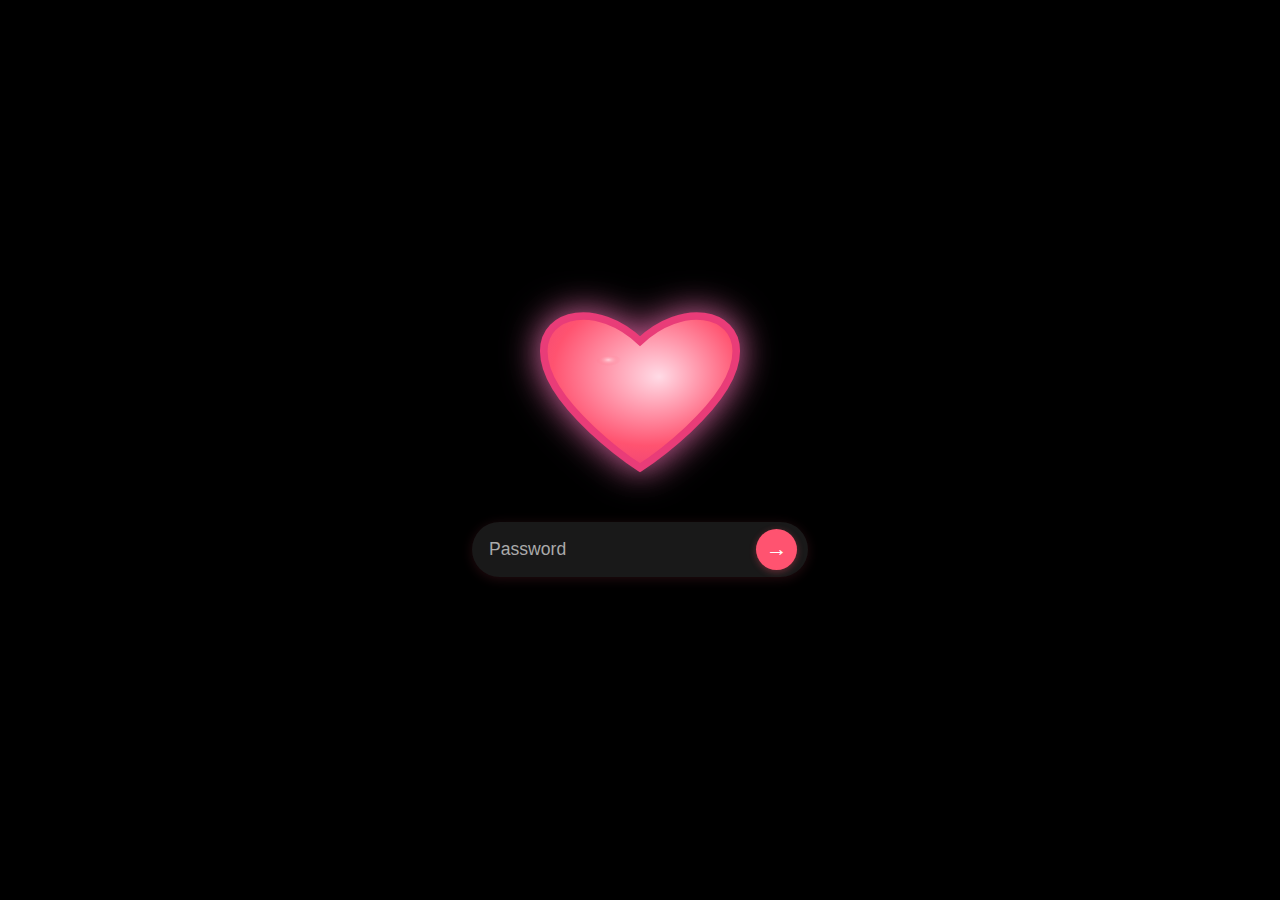
<file: Index.html>
<!DOCTYPE html>
<html lang="en">
<head>
  <meta charset="UTF-8" />
  <title>For My Love 💖</title>
  <meta name="viewport" content="width=device-width, initial-scale=1.0" />
  <style>
    body {
      margin: 0;
      min-height: 100vh;
      background: #000;
      display: flex;
      flex-direction: column;
      justify-content: center;
      align-items: center;
      font-family: 'Segoe UI', Arial, sans-serif;
    }
    .container {
      text-align: center;
    }
    /* Heart SVG Style: Emoji-like */
    .heart-wrapper {
      width: 220px;
      height: 210px;
      margin: 0 auto 28px auto;
      display: flex;
      justify-content: center;
      align-items: center;
    }
    .heart {
      width: 210px;
      height: 210px;
      filter: drop-shadow(0 0 18px #fd59b0bb) drop-shadow(0 0 10px #fff3);
      transition: transform 1.2s cubic-bezier(.68,-0.55,.27,1.55);
    }
    .heart.break {
     animation: heartBreak 1s cubic-bezier(0.4, 0, 0.2, 1) forwards;
    }
    @keyframes heartBreak {
  0%   { transform: scale(1) rotate(0deg); }
  20%  { transform: scale(1.15) rotate(6deg); }
  40%  { transform: scale(1.25) rotate(-4deg); }
  60%  { transform: scale(1.8) rotate(3deg); }
  80%  { transform: scale(2.4) rotate(-2deg); }
  100% { transform: scale(3) rotate(0deg); opacity: 0; }
}
    /* Password Container: Flex, Rounded, Dark */
    .pass-section {
      margin-top: 14px;
      display: flex;
      justify-content: center;
      align-items: center;
      background: #191919;
      border-radius: 50px;
      width: 310px;
      box-shadow: 0 2px 12px #ff537024;
      padding: 7px 9px 7px 17px;
      gap: 0;
    }
    input[type="password"] {
      border: none;
      font-size: 1.1em;
      outline: none;
      background: transparent;
      color: #fff;
      flex: 1;
      min-width: 0;
      padding: 9px 0 9px 0;
    }
    input[type="password"]::placeholder {
      color: #aaa;
      opacity: 1;
    }
    .submit-btn {
      margin-left: 10px;
      margin-right: 2px;
      background: #ff5370;
      border: none;
      border-radius: 50%;
      width: 41px;
      height: 41px;
      color: #fff;
      font-size: 1.34em;
      display: flex;
      align-items: center;
      justify-content: center;
      box-shadow: 0 2px 7px #ff537055;
      cursor: pointer;
      transition: background 0.18s, color 0.18s;
    }
    .submit-btn:hover, .submit-btn:focus {
      background: #fff;
      color: #ff5370;
      outline: 2px solid #ff5370;
    }
    .shake {
      animation: shake 0.4s;
    }
    @keyframes shake {
      0% { transform: translateX(0);}
      20% { transform: translateX(-12px);}
      40% { transform: translateX( 12px);}
      60% { transform: translateX(-8px);}
      80% { transform: translateX(8px);}
      100% { transform: translateX(0);}
    }

    .reveal {
      position: fixed;
      top: 0; left: 0; width: 100vw; height: 100vh;
      background: #fff;
      display: flex;
      flex-direction: column;
      justify-content: center;
      align-items: center;
      opacity: 0;
      pointer-events: none;
      z-index: 10;
      transition: opacity 1s;
    }
    .reveal.active {
      opacity: 1;
      pointer-events: auto;
    }
    .reveal h1 {
      color: #e93c78;
      font-size: 2.6em;
      margin-bottom: 12px;
    }
    .reveal p {
      font-size: 1.25em;
      color: #333;
      margin-bottom: 24px;
      max-width: 400px;
    }
    .go-btn {
      padding: 12px 36px;
      border: none;
      border-radius: 25px;
      background: #ff5370;
      color: #fff;
      font-size: 1.1em;
      cursor: pointer;
      margin-top: 15px;
    }
    .go-btn:hover {
      background: #fff;
      color: #ff5370;
      border: 2px solid #ff5370;
    }
    #msg {
      color:#ff5370;
      margin-top:16px;
      min-height:24px;
      font-size:1.05em;
    }
    /* Responsive for mobile */
    @media (max-width: 400px) {
      .heart-wrapper {
        width: 120px;
        height: 105px;
      }
      .heart {
        width: 110px;
        height: 110px;
      }
      .pass-section {
        width: 94vw; max-width: 100vw;
        padding: 7px 3px 7px 10px;
      }
    }
  </style>
</head>
<body>
  <div class="container">
    <div class="heart-wrapper">
      <!-- Gorgeous SVG Heart (mimics 💖 emoji style) -->
      <svg class="heart" id="heartSVG" viewBox="0 0 72 72" fill="none">
        <defs>
          <radialGradient id="g1" cx="50%" cy="35%" r="75%" fx="60%" fy="40%">
            <stop offset="0%" stop-color="#ffdbe6"/>
            <stop offset="65%" stop-color="#ff5370"/>
            <stop offset="100%" stop-color="#e93c78"/>
          </radialGradient>
          <radialGradient id="shine" cx="40%" cy="20%" r="35%">
            <stop offset="0%" stop-color="#fff9" />
            <stop offset="90%" stop-color="#ff537000" />
          </radialGradient>
        </defs>
        <path d="M36 63
          C36 63, 3 41.5, 3 23
          C3 9.5, 21.5 6, 36 19.6
          C50.5 6, 69 9.5, 69 23
          C69 41.5, 36 63, 36 63Z"
          fill="url(#g1)" stroke="#e93c78" stroke-width="2.6" filter="url(#f1)" />
        <ellipse cx="26.5" cy="28" rx="6.8" ry="3.3" fill="url(#shine)" opacity="0.92"/>
      </svg>
    </div>
    <form class="pass-section" id="passForm" autocomplete="off" onsubmit="return false;">
      <input type="password" id="pwd" placeholder="Password" autocomplete="off" />
      <button class="submit-btn" id="submitBtn" tabindex="0" aria-label="submit">&#8594;</button>
    </form>
    <div id="msg"></div>
  </div>
  <!-- Hidden Reveal Scene -->
  <div class="reveal" id="revealScreen">
    <h1>💕 Surprise! 💕</h1>
    <p>
      Meri Jaan, you have unlocked my heart!<br><br>
      To aap mante ho aap mere dil pe Raaz karte ho
    </p>
    <button class="go-btn" onclick="window.location.href='/Scene1/HappyBirthday.html'">
      Open Your Surprise
    </button>
  </div>
  <script>
    // Set your secret password here!
    const PASSWORD = "Anjali";
    const heart = document.getElementById('heartSVG');
    const pwdBox = document.getElementById('pwd');
    const submitBtn = document.getElementById('submitBtn');
    const passForm = document.getElementById('passForm');
    const msg = document.getElementById('msg');
    const reveal = document.getElementById('revealScreen');
    const audio = document.getElementById('sound');
    function unlockHeart() {
      heart.classList.add('break');
      setTimeout(() => {
        reveal.classList.add('active');
        document.querySelector('.container').style.display = 'none';
      }, 950);
    }
    submitBtn.addEventListener('click', handleSubmit);
    passForm.addEventListener('submit', handleSubmit);
    function handleSubmit(evt) {
      evt.preventDefault();
      msg.textContent = '';
      if (pwdBox.value === PASSWORD) {
        unlockHeart();
      } else {
        msg.textContent = "Try again, my love 💖";
        heart.classList.add('shake');
        setTimeout(() => heart.classList.remove('shake'), 390);
        pwdBox.value = '';
        pwdBox.focus();
      }
    }
  </script>
</body>
</html>
</file>
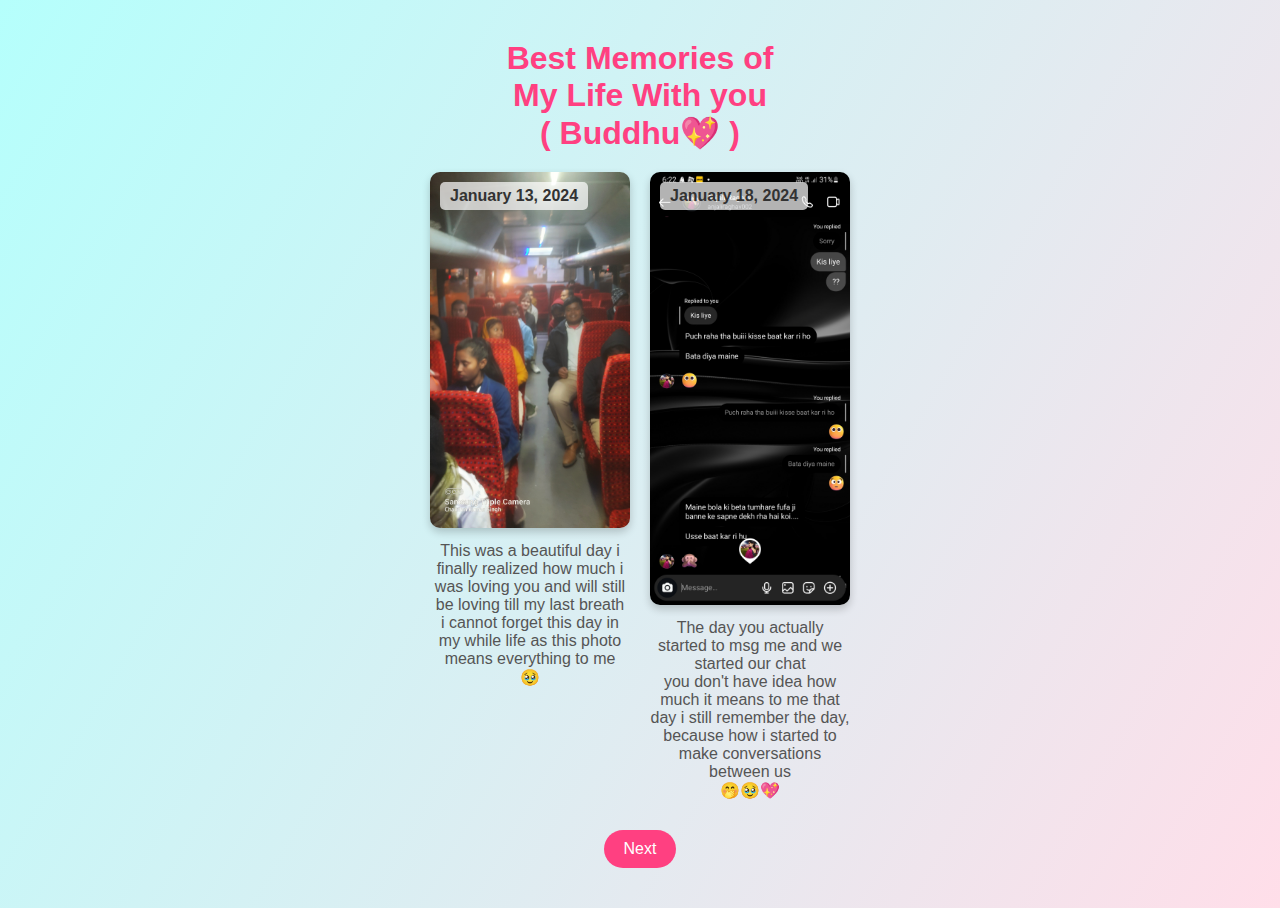
<file: Scene2/Best_Memories/index.html>
<!DOCTYPE html>
<html lang="en">
<head>
    <meta charset="UTF-8">
    <meta name="viewport" content="width=device-width, initial-scale=1.0">
    <title>Best Memories</title>
    <link rel="stylesheet" href="style.css">
</head>
<body>
    <!-- Best Memories Page -->
    <div class="best-memories">
        <h2>Best Memories of <br>
            My Life With you<br>
            ( Buddhu💖 )</h2>
        <div class="memories-content">
            <div class="memory">
                <div class="photo-container">
                    <span class="date">January 13, 2024</span>
                    <img src="/Scene2/Best_Memories/Images/1.jpeg" alt="Best Memory 1" class="memory-photo">
                </div>
                <p>This was a beautiful day i finally realized how much i was loving you and will still be loving till my last breath<br>
                i cannot forget this day in my while life as this photo means everything to me<br>
            🥹</p>
            </div>
            <div class="memory">
                <div class="photo-container">
                    <span class="date">January 18, 2024</span>
                    <img src="/Scene2/Best_Memories/Images/2.jpeg" alt="Best Memory 2" class="memory-photo">
                </div>
                <p>The day you actually started to msg me and we started our chat <br>
                you don't have idea how much it means to me that day i still remember the day, because how i started to make conversations between us<br>
        🤭🥹💖</p>
            </div>
        </div>
        <a href="/Scene2/Sandesh/index.html" class="back-button">Next</a>
    </div>
</body>
</html>
</file>
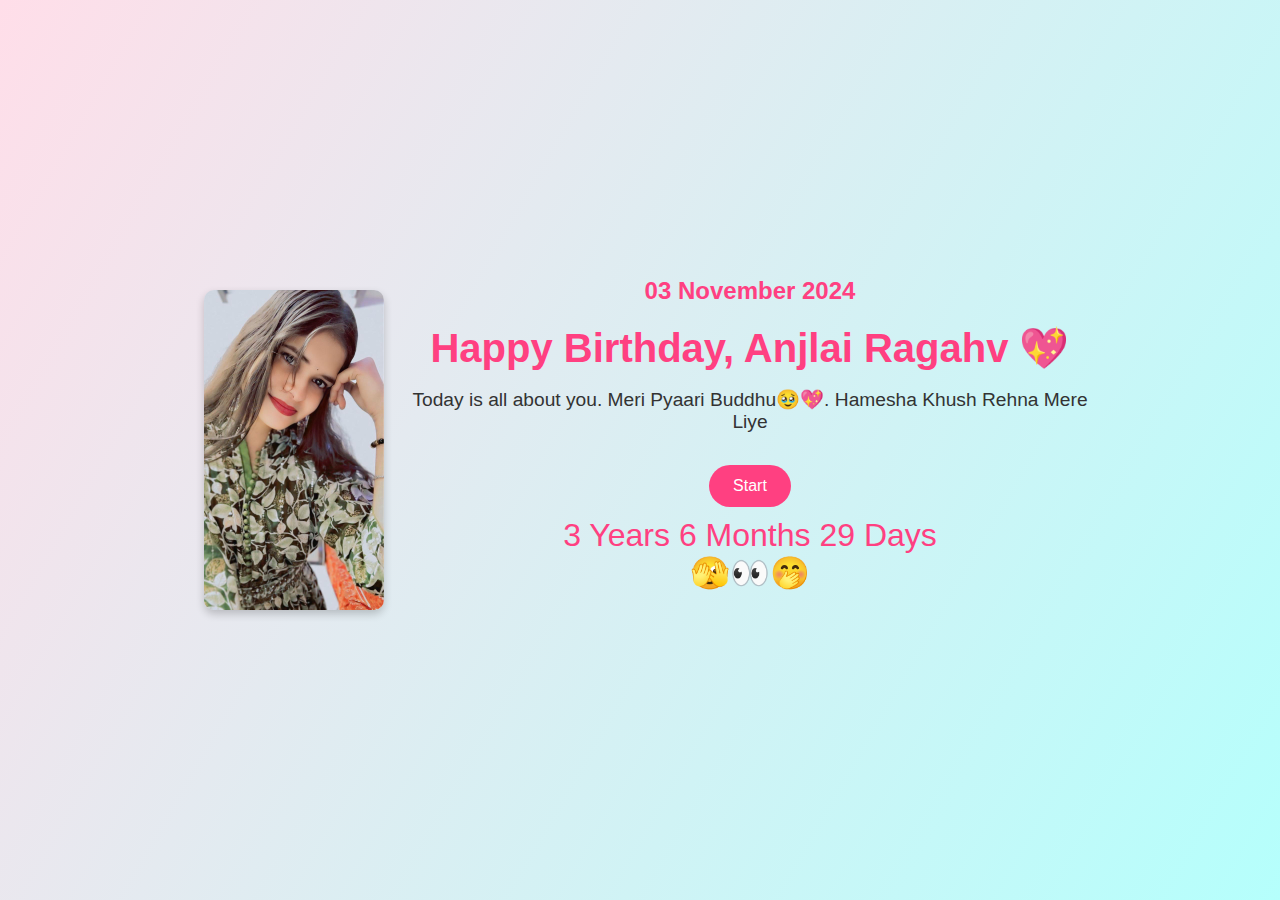
<file: Scene2/Buddhu/index.html>
<!DOCTYPE html>
<html lang="en">
<head>
    <meta charset="UTF-8">
    <meta name="viewport" content="width=device-width, initial-scale=1.0">  
    <title>Happy Birthday, Buddhu!</title>
    <link rel="stylesheet" href="style.css">
</head>
<body>
    <div class="landing-page">
        <!-- Left Photo -->
        <img src="Images/2.jpeg" alt="Her Photo 1" class="side-photo left-photo">
        
        <!-- Main Content -->
        <div class="main-content">
            <!-- Date at the top of the title -->
            <h2 class="date-text">03 November 2024</h2>
            <h1>Happy Birthday, Anjlai Ragahv 💖</h1>
            <p>Today is all about you. Meri Pyaari Buddhu🥹💖. Hamesha Khush Rehna Mere Liye</p>
            <button class="start-button" onclick="startJourney()">Start</button>
            <!-- New line added here -->
            <p class="duration-text">3 Years 6 Months 29 Days<br>
            🫣👀🤭</p>
        </div>
        

    <script src="script.js"></script>
</body>
</html>
</file>
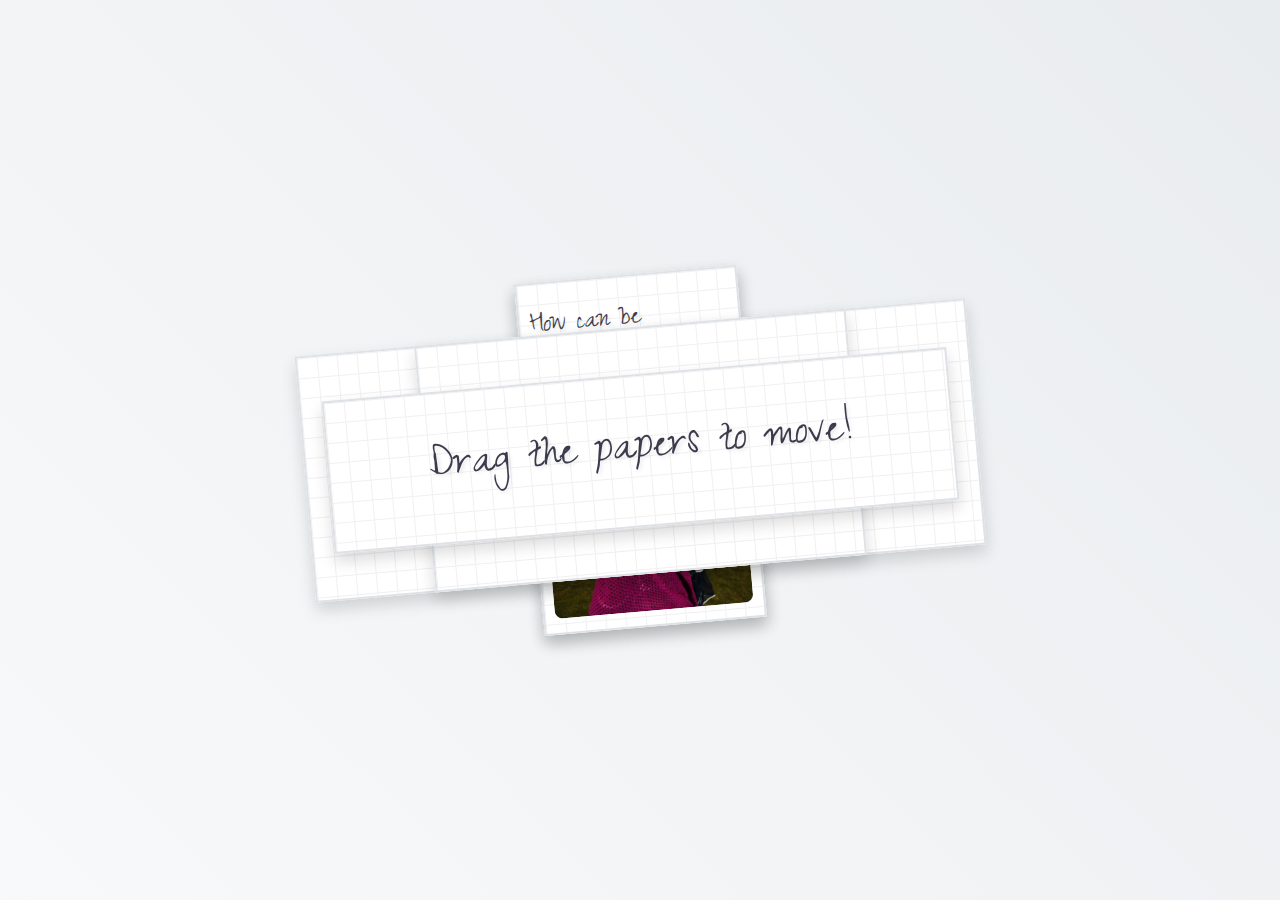
<file: Scene2/Buddhu_Ki_Pyaari/index.html>
<!DOCTYPE html>
<html lang="en">
<head>
    <meta charset="UTF-8">
    <meta name="viewport" content="width=device-width, initial-scale=1.0">
    <title>Birthday Papers</title>
    
    <!-- Preload critical resources -->
    <link rel="preload" href="style.css" as="style">
    <link rel="preconnect" href="https://fonts.googleapis.com">
    <link rel="preconnect" href="https://fonts.gstatic.com" crossorigin>
    
    <link rel="stylesheet" href="style.css">
    <script>
        if ('serviceWorker' in navigator) {
            navigator.serviceWorker.register('/sw.js');
        }
        </script>
        
</head>
<body>
    <!-- Your existing paper elements with optimized images -->
    <div class="paper heart" id="goToNextScene"></div>
    
    <div class="paper">
        <p class="celebration-text">25 years 💖</p>
    </div>

    <div class="paper image">
        <p>and I fallen in</p>
        <p>Love with You 😍</p>
        <!-- Use optimized, local images instead -->
        <img src="/Scene2/Buddhu_Ki_Pyaari/Images/1.jpeg" alt="Love" loading="lazy" />
    </div>

    <div class="paper image">
        <p>How can be</p>
        <p>someone so cute ❤️</p>
        <img src="/Scene2/Buddhu_Ki_Pyaari/Images/3.jpg" alt="Cute" loading="lazy" />
    </div>

    <div class="paper red">
        <p class="p1">and ofc</p>
        <p class="p2">Happy Birthday Buddhu😍</p>
    </div>

    <div class="paper">
        <p class="p1">You are Cute</p>
        <p class="p1">Amazing <span style="color: #ff4081;">❤️</span></p>
    </div>

    <div class="paper">
        <p class="p1">Drag the papers to move!</p>
    </div>

    <script src="script.js"></script>
</body>
</html>
</file>
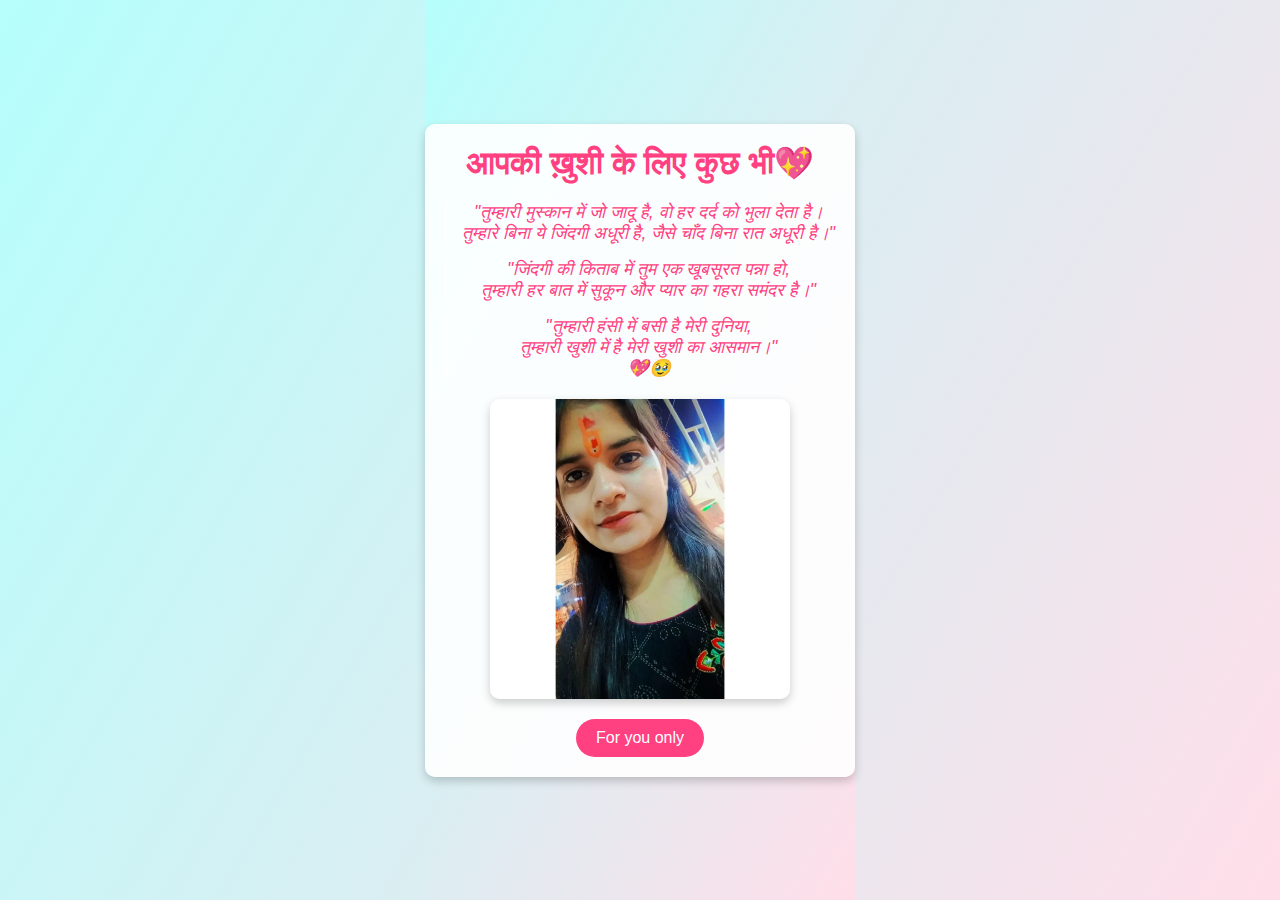
<file: Scene2/Sandesh/index.html>
<!DOCTYPE html>
<html lang="en">
<head>
    <meta charset="UTF-8">
    <meta name="viewport" content="width=device-width, initial-scale=1.0">
    <title>A Special Message for You</title>
    <link rel="stylesheet" href="style.css">
</head>
<body>
    <div class="special-message">
        <h2>आपकी ख़ुशी के लिए कुछ भी💖</h2>

        <!-- Shayaris -->
        <div class="shayari">
            <p>"तुम्हारी मुस्कान में जो जादू है, वो हर दर्द को भुला देता है।<br>
            तुम्हारे बिना ये जिंदगी अधूरी है, जैसे चाँद बिना रात अधूरी है।"</p>
        </div>

        <div class="shayari">
            <p>"जिंदगी की किताब में तुम एक खूबसूरत पन्ना हो,<br>
            तुम्हारी हर बात में सुकून और प्यार का गहरा समंदर है।"</p>
        </div>

        <div class="shayari">
            <p>"तुम्हारी हंसी में बसी है मेरी दुनिया,<br>
            तुम्हारी खुशी में है मेरी खुशी का आसमान।"<br>
        💖🥹</p>
        </div>

        <img src="/Scene2/Sandesh/Images/1.png" alt="Special Message" class="message-image">
        <a href="/Scene2/Buddhu_Ki_Pyaari/index.html" class="back-button">For you only</a>
    </div>
</body>
</html>
</file>
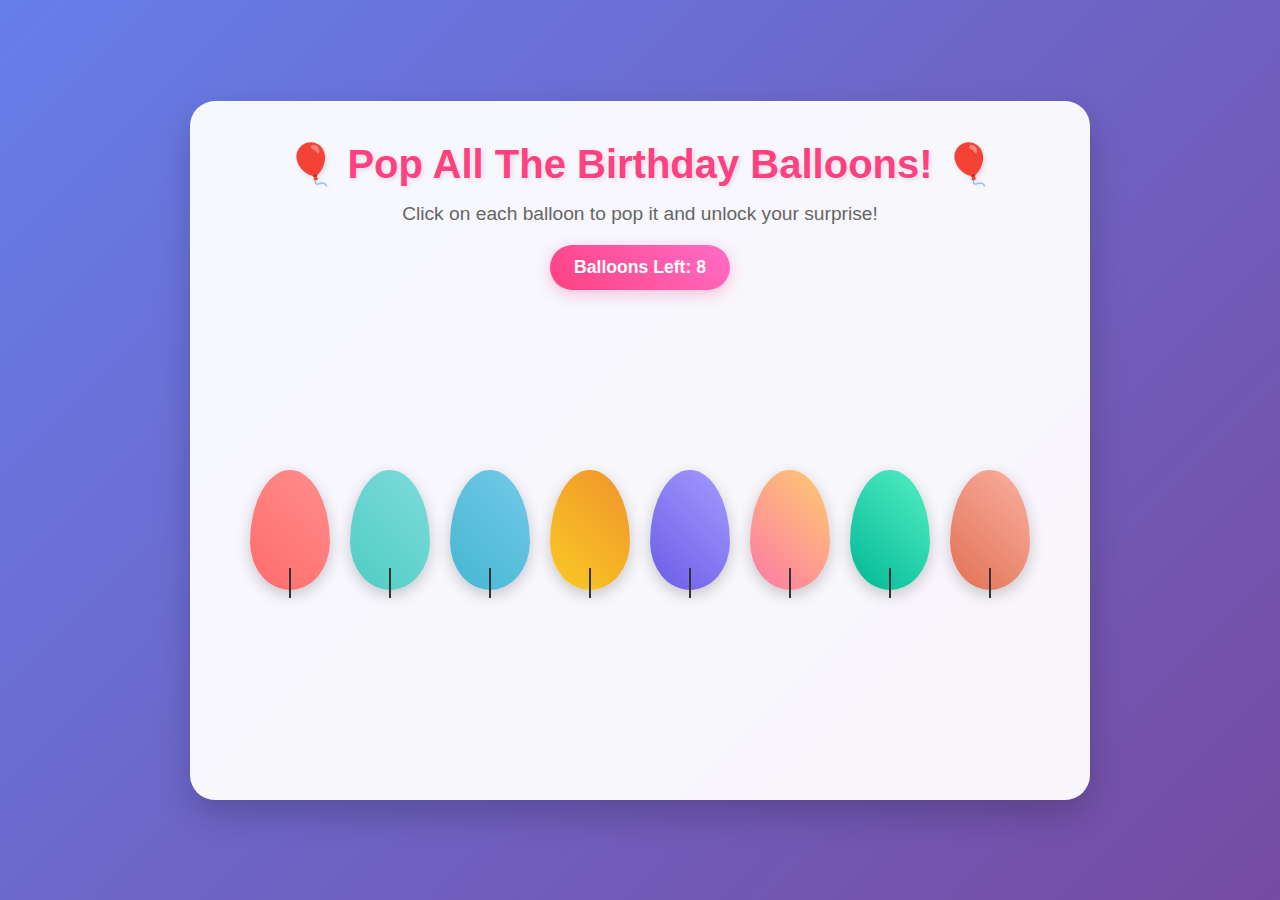
<file: Game1/balloon-game.html>
<!DOCTYPE html>
<html lang="en">
<head>
    <meta charset="UTF-8">
    <meta name="viewport" content="width=device-width, initial-scale=1.0">
    <title>Birthday Balloon Game 🎈</title>
    <link rel="stylesheet" href="balloon-game.css">
</head>
<body>
    <div class="game-container">
        <div class="game-header">
            <h1>🎈 Pop All The Birthday Balloons! 🎈</h1>
            <p>Click on each balloon to pop it and unlock your surprise!</p>
            <div class="score-info">
                <span id="balloonCount">Balloons Left: 8</span>
            </div>
        </div>

        <div id="balloon-game">
            <div id="balloon-container"></div>
            
            <div class="game-message" id="gameMessage" style="display:none;">
                <h2>🎉 Amazing! All balloons popped! 🎉</h2>
                <p>You're ready for your birthday surprise!</p>
                <button id="goToNextSite" class="continue-btn">
                    Go to Your Birthday Surprise! 💖
                </button>
            </div>
        </div>
    </div>

    <script src="balloon-game.js"></script>
</body>
</html>
</file>
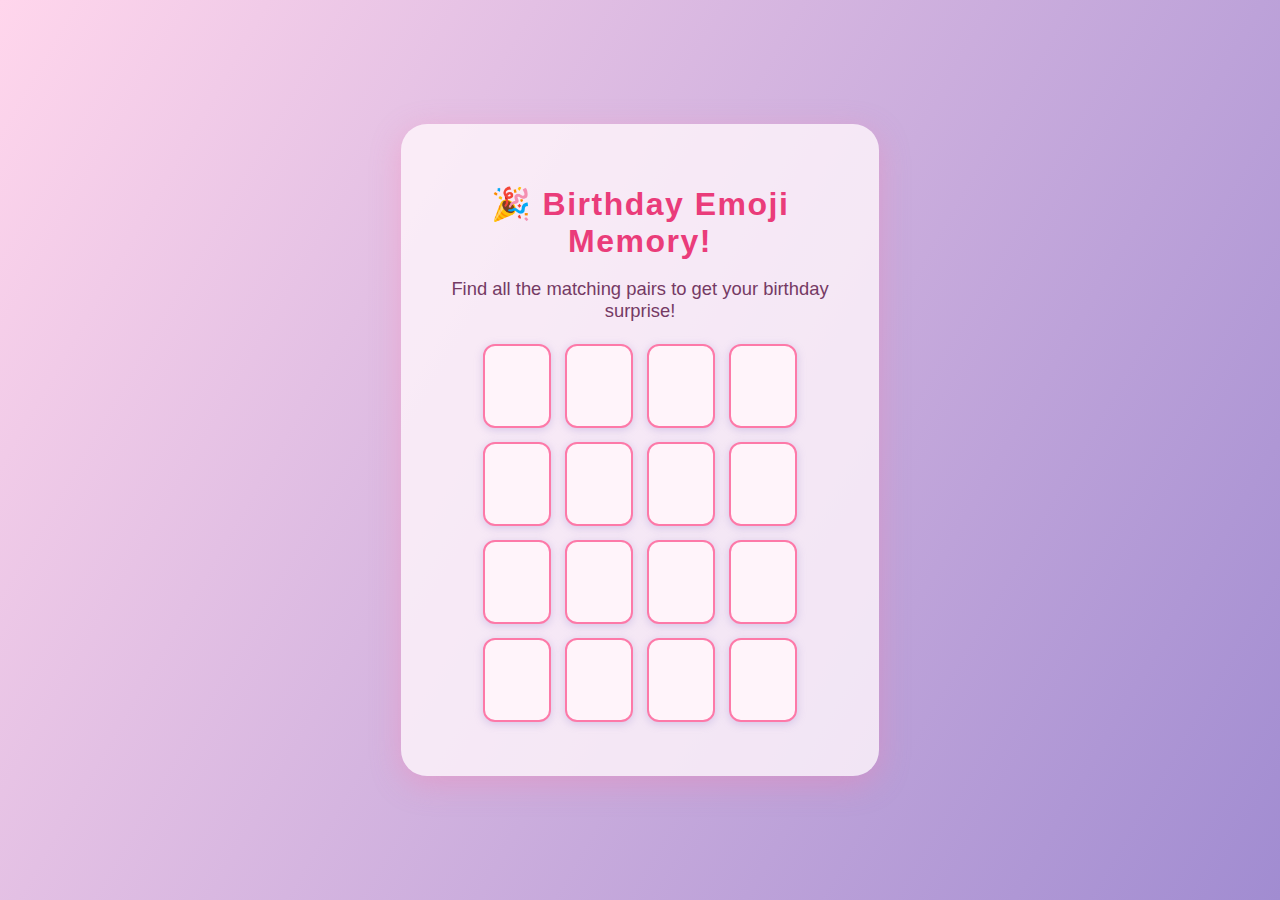
<file: Game2/memory-game.html>
<!DOCTYPE html>
<html lang="en">
<head>
  <meta charset="UTF-8">
  <meta name="viewport" content="width=device-width,initial-scale=1.0">
  <title>Birthday Emoji Memory Game 🎂</title>
  <link rel="stylesheet" href="memory-game.css">
</head>
<body>
  <div class="game-container">
    <h1>🎉 Birthday Emoji Memory!</h1>
    <p>Find all the matching pairs to get your birthday surprise!</p>
    <div id="memory-board" class="memory-board"></div>
    <div id="game-message" class="game-message" style="display:none;">
      <h2>👏 You did it!</h2>
      <p>Ready for your next surprise?</p>
      <button id="continue-btn">Continue 💖</button>
    </div>
  </div>
  <script src="memory-game.js"></script>
</body>
</html>
</file>
<file: Scene2/Best_Memories/style.css>
/* best-memories/style.css */

/* General Styles */
* {
    margin: 0;
    padding: 0;
    box-sizing: border-box;
}

body, html {
    height: 100%;
    font-family: Arial, sans-serif;
}

.best-memories {
    display: flex;
    flex-direction: column;
    align-items: center;
    text-align: center;
    padding: 40px 20px;
    min-height: 100vh;
    background: linear-gradient(120deg, #B5FFFC, #FFDEE9);
    color: #333;
}

.best-memories h2 {
    font-size: 2rem;
    color: #ff4081;
    margin-bottom: 20px;
}

.memories-content {
    display: flex;
    justify-content: center;
    gap: 20px;
    margin-bottom: 30px;
}

.memory {
    display: flex;
    flex-direction: column; /* Stack image and paragraph vertically */
    align-items: center; /* Center align */
}

.photo-container {
    position: relative; /* Allows absolute positioning of the date */
}

.date {
    position: absolute; /* Positioning the date over the image */
    top: 10px; /* Distance from the top */
    left: 10px; /* Distance from the left */
    background-color: rgba(255, 255, 255, 0.7); /* Semi-transparent background */
    color: #333; /* Text color */
    padding: 5px 10px; /* Padding for better readability */
    border-radius: 5px; /* Rounded corners */
    font-weight: bold; /* Bold text */
}

.memory-photo {
    width: 100%; /* Make the width 100% of the parent */
    height: auto; /* Maintain aspect ratio */
    max-width: 200px; /* Limit max width for larger screens */
    border-radius: 10px;
    box-shadow: 0 4px 8px rgba(0, 0, 0, 0.2);
}

.memory p {
    margin-top: 10px; /* Add some space above the paragraph */
    font-size: 1rem;
    color: #555; /* A softer color for the text */
    max-width: 200px; /* Restrict width to match image */
    text-align: center; /* Center text */
}

.back-button {
    display: inline-block;
    padding: 10px 20px;
    font-size: 1rem;
    color: #fff;
    background-color: #ff4081;
    border: none;
    border-radius: 25px;
    cursor: pointer;
    text-decoration: none;
    transition: background 0.3s;
}

.back-button:hover {
    background-color: #ff1f68;
}

/* Responsive adjustments */
@media (max-width: 768px) {
    .memories-content {
        flex-direction: column;
        align-items: center;
    }

    .memory-photo {
        max-width: 90%; /* Make the image responsive */
        height: auto; /* Maintain aspect ratio */
    }

    h2 {
        font-size: 1.8rem;
    }

    .back-button {
        padding: 12px 24px;
        font-size: 1.1rem;
    }
}

@media (max-width: 480px) { /* Smallest screens */
    .memory-photo {
        max-width: 90%; /* Make the image responsive */
        height: auto; /* Maintain aspect ratio */
    }

    h2 {
        font-size: 1.6rem;
    }

    .back-button {
        padding: 14px 28px;
        font-size: 1rem;
    }
}
</file>
<file: Scene2/Buddhu/style.css>
* {
    margin: 0;
    padding: 0;
    box-sizing: border-box;
}

body, html {
    height: 100%;
    font-family: Arial, sans-serif;
}

.landing-page {
    display: flex;
    justify-content: center;
    align-items: center;
    text-align: center;
    height: 100vh;
    background: linear-gradient(120deg, #FFDEE9, #B5FFFC);
    color: #333;
    padding: 0 5%;
    flex-wrap: wrap; /* Allows items to wrap on small screens */
}

.main-content {
    max-width: 60%;
    z-index: 1;
    animation: fadeIn 1.5s ease-in-out;
}

h1 {
    font-size: 2.5rem;
    margin-bottom: 1rem;
    color: #ff4081;
}

p {
    font-size: 1.2rem;
    margin-bottom: 2rem;
}

.start-button {
    padding: 12px 24px;
    font-size: 1rem;
    color: #fff;
    background-color: #ff4081;
    border: none;
    border-radius: 25px;
    cursor: pointer;
    transition: background 0.3s;
}

.start-button:hover {
    background-color: #ff1f68;
}

/* Side Photos */
.side-photo {
    width: 180px;
    height: auto;
    border-radius: 10px;
    box-shadow: 0 4px 8px rgba(0, 0, 0, 0.2);
    margin: 0 20px;
}

/* Adjust Layout for Medium and Small Devices */
@media (max-width: 1024px) {
    .main-content {
        max-width: 70%;
    }

    h1 {
        font-size: 2.2rem;
    }

    p {
        font-size: 1.1rem;
    }
}

@media (max-width: 768px) {
    .landing-page {
        flex-direction: column; /* Stack items vertically */
        padding: 20px;
    }

    .main-content {
        max-width: 100%;
    }

    h1 {
        font-size: 2rem;
    }

    p {
        font-size: 1rem;
    }

    .side-photo {
        width: 80px; /* Slightly smaller */
        margin: 10px 0; /* Vertical space between items */
    }

    .start-button {
        padding: 14px 28px;
        font-size: 1.1rem;
    }
}

@media (max-width: 480px) { /* Smallest screens */
    h1 {
        font-size: 1.8rem; /* Further reduce heading */
    }

    p {
        font-size: 0.95rem; /* Slightly smaller paragraph */
    }

    .side-photo {
        width: 70px; /* Even smaller on smallest screens */
    }

    .start-button {
        padding: 16px 32px; /* Larger touch area */
        font-size: 1rem;
    }
}

@keyframes fadeIn {
    from { opacity: 0; }
    to { opacity: 1; }
}

.duration-text {
    font-size: 2rem; /* Adjust font size as needed */
    color: #ff4081; /* Example color */
    margin-top: 10px; /* Space above the text */
    text-align: center; /* Center align the text */
}
.date-text {
    text-align: center; /* Center align the date */
    font-size: 1.5rem; /* Adjust font size */
    color: #ff4081; /* Example color */
    margin-bottom: 20px; /* Space below the date */
}
</file>
<file: Scene2/Buddhu_Ki_Pyaari/style.css>
@import url('https://fonts.googleapis.com/css2?family=Zeyada&display=swap');

body {
    height: 100vh;
    display: flex;
    align-items: center;
    justify-content: center;
    background: linear-gradient(45deg, #f8f9fa 0%, #e9ecef 100%);
    margin: 0;
    padding: 0;
}

.paper {
    background: #ffffff;
    background-image: 
        linear-gradient(#f0f0f0 1px, transparent 1px),
        linear-gradient(90deg, #f0f0f0 1px, transparent 1px);
    background-size: 20px 20px;
    border: 2px solid #dee2e6;
    padding: 20px 100px;
    transform: rotateZ(-5deg);
    box-shadow: 0 8px 16px rgba(0,0,0,0.15);
    position: absolute;
    transition: transform 0.1s ease;
}

.paper.heart {
    position: relative;
    width: 200px;
    height: 200px;
    padding: 0;
    border-radius: 50%;
    cursor: pointer;
    background: linear-gradient(45deg, #ff6b9d, #ff8a9b);
    background-image: none; /* Remove grid pattern for heart */
}

.paper.image {
    padding: 10px;
    max-width: 400px;
}

.paper.image p {
    font-size: 30px;
    margin: 10px 0;
}

img {
    max-height: 200px;
    width: 100%;
    user-select: none;
    height: auto;
    object-fit: cover;
    border-radius: 8px;
}

/* Fixed heart icon using emoji instead of external image */
.paper.heart::after {
    content: "💖";
    font-size: 80px;
    position: absolute;
    top: 50%;
    left: 50%;
    transform: translate(-50%, -50%);
    opacity: 0.9;
}

p {
    font-family: 'Zeyada', cursive;
    font-size: 50px;
    color: #1a1a2e;
    opacity: 0.85;
    user-select: none;
    text-shadow: 2px 2px 4px rgba(0,0,0,0.1);
    margin: 15px 0;
}

.celebration-text {
    font-size: 50px;
    font-family: 'Zeyada', cursive;
    color: #ff4081;
    text-align: center;
    margin-top: 10px;
    animation: glow 2s ease-in-out infinite alternate;
}

@keyframes glow {
    from { text-shadow: 0 0 5px #ff4081; }
    to { text-shadow: 0 0 20px #ff4081, 0 0 30px #ff4081; }
}

/* Mobile responsiveness */
@media (max-width: 768px) {
    .paper {
        padding: 15px 30px;
        max-width: 90vw;
    }
    
    p {
        font-size: 35px;
    }
    
    .celebration-text {
        font-size: 40px;
    }
    
    .paper.image p {
        font-size: 24px;
    }
}
</file>
<file: Scene2/Sandesh/style.css>
/* Special_Message/style.css */

/* General Styles */
* {
    margin: 0;
    padding: 0;
    box-sizing: border-box;
}

body, html {
    height: 100%;
    font-family: Arial, sans-serif;
    /* Use the same background gradient as in other pages */
    background: linear-gradient(120deg, #B5FFFC, #FFDEE9);
    color: #333; /* Text color for readability */
    display: flex;
    justify-content: center;
    align-items: center;
}



.special-message h2 {
    font-size: 2rem;
    margin-bottom: 20px;
    color: #ff4081; /* Heading color for emphasis */
}

.special-message .message {
    font-size: 1.2rem;
    margin-bottom: 20px;
}

.message-image {
    width: 100%; /* Responsive width */
    height: auto; /* Maintain aspect ratio */
    border-radius: 10px;
    margin-bottom: 20px;
}

.back-button {
    display: inline-block;
    padding: 10px 20px;
    font-size: 1rem;
    color: #fff;
    background-color: #ff4081;
    border: none;
    border-radius: 25px;
    cursor: pointer;
    text-decoration: none;
    transition: background 0.3s;
}

.back-button:hover {
    background-color: #ff1f68;
}

/* Responsive adjustments */
@media (max-width: 768px) {
    .special-message h2 {
        font-size: 1.8rem;
    }

    .special-message .message {
        font-size: 1rem;
    }

    .back-button {
        padding: 8px 16px;
        font-size: 0.9rem;
    }
}

@media (max-width: 480px) {
    .special-message h2 {
        font-size: 1.5rem;
    }

    .special-message .message {
        font-size: 0.9rem;
    }

    .back-button {
        padding: 6px 12px;
        font-size: 0.8rem;
    }
}

.shayari {
    font-size: 1.1rem; /* Slightly larger text for shayaris */
    margin: 15px 0; /* Spacing around each shayari */
    color: #ff4081; /* Color for shayari text */
    font-style: italic; /* Italics for poetic effect */
    border-left: 2px solid #fff; /* Decorative left border */
    padding-left: 15px; /* Padding to keep text away from the border */
}
.message-image {
    width: 80%; /* Set a percentage width to make it smaller */
    max-width: 300px; /* Set a maximum width for larger screens */
    height: auto; /* Maintain aspect ratio */
    border-radius: 10px; /* Rounded corners for aesthetics */
    margin: 20px auto; /* Center the image with margin */
    display: block; /* Make the image a block element for centering */
    box-shadow: 0 4px 10px rgba(0, 0, 0, 0.2); /* Add a subtle shadow */
}
    
.special-message {
    text-align: center; /* Center text and images */
    padding: 40px 20px; /* Padding around the content */
    background: rgba(255, 255, 255, 0.9); /* Slightly more opaque background for contrast */
    border-radius: 10px; /* Rounded corners */
    width: 100%; /* Full width */
    box-shadow: 0 4px 10px rgba(0, 0, 0, 0.2); /* Add a subtle shadow */
    margin: 0; /* Remove margin to allow full-width */
    position: relative; /* Ensure the container is positioned correctly */
}
/* Ensure the container takes full width and has enough padding */
.special-message {
    text-align: center;
    padding: 20px; /* Reduced padding for smaller screens */
    margin: 0 auto; /* Center the content on all screens */
    background: rgba(255, 255, 255, 0.9); 
    border-radius: 10px;
    max-width: 500px; /* Set a max-width to prevent overflow on small screens */
    box-shadow: 0 4px 10px rgba(0, 0, 0, 0.2);
}

/* Adjust font size of the heading on smaller screens */
@media (max-width: 768px) {
    .special-message h2 {
        font-size: 1.5rem; /* Smaller font size for smaller screens */
        margin-top: 10px; /* Add some margin at the top */
    }

    .shayari {
        font-size: 1rem; /* Adjust shayari font size */
        padding-left: 10px; /* Reduce padding on mobile */
    }

    .back-button {
        padding: 8px 16px;
        font-size: 0.9rem;
    }
}

@media (max-width: 480px) {
    .special-message h2 {
        font-size: 1.3rem;
        margin-bottom: 15px;
    }

    .shayari {
        font-size: 0.9rem;
        padding-left: 8px;
    }

    .back-button {
        padding: 6px 12px;
        font-size: 0.8rem;
    }
}
</file>
<file: Game1/balloon-game.css>
* {
    margin: 0;
    padding: 0;
    box-sizing: border-box;
}

body {
    font-family: 'Poppins', Arial, sans-serif;
    background: linear-gradient(135deg, #667eea 0%, #764ba2 100%);
    min-height: 100vh;
    display: flex;
    justify-content: center;
    align-items: center;
    padding: 20px;
    overflow-x: hidden;
}

.game-container {
    background: rgba(255, 255, 255, 0.95);
    border-radius: 25px;
    padding: 40px;
    box-shadow: 0 15px 35px rgba(0, 0, 0, 0.2);
    max-width: 900px;
    width: 100%;
    text-align: center;
}

.game-header {
    margin-bottom: 40px;
}

.game-header h1 {
    color: #ff4081;
    font-size: 2.5rem;
    margin-bottom: 15px;
    text-shadow: 2px 2px 4px rgba(0,0,0,0.1);
    animation: bounce 2s infinite;
}

.game-header p {
    color: #666;
    font-size: 1.2rem;
    margin-bottom: 20px;
}

.score-info {
    background: linear-gradient(45deg, #ff4081, #ff6ec7);
    color: white;
    padding: 12px 24px;
    border-radius: 30px;
    display: inline-block;
    font-weight: bold;
    font-size: 1.1rem;
    box-shadow: 0 4px 15px rgba(255, 64, 129, 0.3);
}

#balloon-container {
    display: flex;
    flex-wrap: wrap;
    justify-content: center;
    gap: 20px;
    margin: 30px 0;
    min-height: 400px;
    align-items: center;
}

.balloon {
    width: 80px;
    height: 120px;
    border-radius: 50% 50% 50% 50% / 60% 60% 40% 40%;
    position: relative;
    cursor: pointer;
    display: inline-block;
    transition: all 0.3s ease;
    animation: float 3s ease-in-out infinite;
    box-shadow: 0 5px 15px rgba(0, 0, 0, 0.2);
}

.balloon::after {
    content: '';
    position: absolute;
    bottom: -8px;
    left: 50%;
    transform: translateX(-50%);
    width: 2px;
    height: 30px;
    background: #333;
}

.balloon.balloon-1 { 
    background: linear-gradient(45deg, #ff6b6b, #ff8e8e);
    animation-delay: 0s;
}
.balloon.balloon-2 { 
    background: linear-gradient(45deg, #4ecdc4, #7fdbda);
    animation-delay: 0.5s;
}
.balloon.balloon-3 { 
    background: linear-gradient(45deg, #45b7d1, #74c9e8);
    animation-delay: 1s;
}
.balloon.balloon-4 { 
    background: linear-gradient(45deg, #f9ca24, #f0932b);
    animation-delay: 1.5s;
}
.balloon.balloon-5 { 
    background: linear-gradient(45deg, #6c5ce7, #a29bfe);
    animation-delay: 2s;
}
.balloon.balloon-6 { 
    background: linear-gradient(45deg, #fd79a8, #fdcb6e);
    animation-delay: 2.5s;
}
.balloon.balloon-7 { 
    background: linear-gradient(45deg, #00b894, #55efc4);
    animation-delay: 3s;
}
.balloon.balloon-8 { 
    background: linear-gradient(45deg, #e17055, #fab1a0);
    animation-delay: 3.5s;
}

.balloon:hover {
    transform: scale(1.1) translateY(-10px);
    cursor: pointer;
}

.balloon.popped {
    animation: pop 0.6s ease-out forwards;
    pointer-events: none;
}

.game-message {
    background: linear-gradient(135deg, #667eea, #764ba2);
    color: white;
    padding: 30px;
    border-radius: 20px;
    margin-top: 30px;
    box-shadow: 0 10px 25px rgba(0, 0, 0, 0.2);
}

.game-message h2 {
    font-size: 2rem;
    margin-bottom: 15px;
    animation: celebration 1s ease-in-out;
}

.continue-btn {
    background: linear-gradient(45deg, #ff4081, #ff6ec7);
    color: white;
    border: none;
    padding: 15px 35px;
    border-radius: 30px;
    font-size: 1.2rem;
    font-weight: bold;
    cursor: pointer;
    transition: all 0.3s ease;
    box-shadow: 0 4px 15px rgba(255, 64, 129, 0.3);
    margin-top: 20px;
}

.continue-btn:hover {
    transform: translateY(-3px);
    box-shadow: 0 8px 25px rgba(255, 64, 129, 0.4);
}

/* Animations */
@keyframes float {
    0%, 100% { 
        transform: translateY(0px) rotate(-2deg); 
    }
    50% { 
        transform: translateY(-20px) rotate(2deg); 
    }
}

@keyframes pop {
    0% {
        transform: scale(1);
        opacity: 1;
    }
    50% {
        transform: scale(1.3);
        opacity: 0.8;
    }
    100% {
        transform: scale(0);
        opacity: 0;
    }
}

@keyframes bounce {
    0%, 20%, 50%, 80%, 100% {
        transform: translateY(0);
    }
    40% {
        transform: translateY(-10px);
    }
    60% {
        transform: translateY(-5px);
    }
}

@keyframes celebration {
    0% { transform: scale(0.5); opacity: 0; }
    50% { transform: scale(1.1); }
    100% { transform: scale(1); opacity: 1; }
}

/* Confetti Effect */
.confetti {
    position: absolute;
    width: 10px;
    height: 10px;
    background: #ff4081;
    animation: confetti-fall 3s linear infinite;
}

@keyframes confetti-fall {
    0% {
        transform: translateY(-100vh) rotate(0deg);
        opacity: 1;
    }
    100% {
        transform: translateY(100vh) rotate(720deg);
        opacity: 0;
    }
}

/* Responsive Design */
@media (max-width: 768px) {
    .game-container {
        padding: 25px;
    }
    
    .game-header h1 {
        font-size: 2rem;
    }
    
    .balloon {
        width: 60px;
        height: 90px;
    }
    
    #balloon-container {
        gap: 15px;
    }
}

@media (max-width: 480px) {
    .balloon {
        width: 50px;
        height: 75px;
    }
    
    .game-header h1 {
        font-size: 1.8rem;
    }
    
    #balloon-container {
        gap: 10px;
    }
}
</file>
<file: Game2/memory-game.css>
body {
    margin: 0;
    padding: 0;
    min-height: 100vh;
    font-family: 'Poppins', Arial, sans-serif;
    background: linear-gradient(120deg, #ffd6ec 0%, #a18cd1 100%);
    display: flex;
    align-items: center;
    justify-content: center;
  }
  .game-container {
    background: #fff6fbcc;
    box-shadow: 0 8px 30px #fd79a856;
    padding: 40px 24px 32px 24px;
    border-radius: 26px;
    text-align: center;
    max-width: 430px;
    width: 100%;
  }
  h1 {
    color: #ea3c7a;
    letter-spacing: 1.5px;
    margin-bottom: 10px;
  }
  p {
    font-size: 1.15em;
    color: #753a64;
    margin-bottom: 22px;
  }
  
  .memory-board {
    display: grid;
    grid-template-columns: repeat(4, 68px);
    gap: 14px;
    justify-content: center;
    margin-bottom: 22px;
  }
  .memory-card {
    width: 64px; height: 80px;
    background: #fff4fa;
    border-radius: 12px;
    border: 2px solid #fd79a8;
    font-size: 2.3rem;
    cursor: pointer;
    box-shadow: 0 2px 9px #a18cd162;
    position: relative;
    transition: transform 0.12s;
    display: flex; align-items: center; justify-content: center;
    user-select: none;
  }
  .memory-card.flipped, .memory-card.matched {
    background: linear-gradient(125deg, #ffe0f8, #ffd6ec 80%, #b721ff 100%);
    color: #c845a5;
    border-color: #ea3c7a;
    pointer-events: none;
  }
  .memory-card.matched {
    opacity: 0.65;
    filter: grayscale(50%);
  }
  .memory-card:active {
    transform: scale(0.97);
  }
  .game-message {
    margin: 24px auto 0 auto;
    background: #ffecf7;
    border-radius: 14px;
    padding: 18px 7px 24px 7px;
    box-shadow: 0 2px 8px #b721ff32;
  }
  #continue-btn {
    margin-top: 10px;
    padding: 13px 30px;
    border: none;
    border-radius: 22px;
    background: linear-gradient(45deg, #ff4081, #ff6ec7);
    color: #fff;
    font-size: 1.15rem;
    font-weight: 600;
    cursor: pointer;
    box-shadow: 0 2px 12px #ff8ab355;
    transition: background .16s, transform .12s;
  }
  #continue-btn:hover {
    background: linear-gradient(45deg, #b721ff, #ff6c85);
    transform: scale(1.04);
  }
  @media (max-width: 500px) {
    .memory-board {
      grid-template-columns: repeat(4, 48px);
      gap: 8px;
    }
    .memory-card {
      width: 44px; height: 54px; font-size: 1.3rem;
    }
    .game-container { padding: 18px 6px 17px 6px;}
  }
</file>
